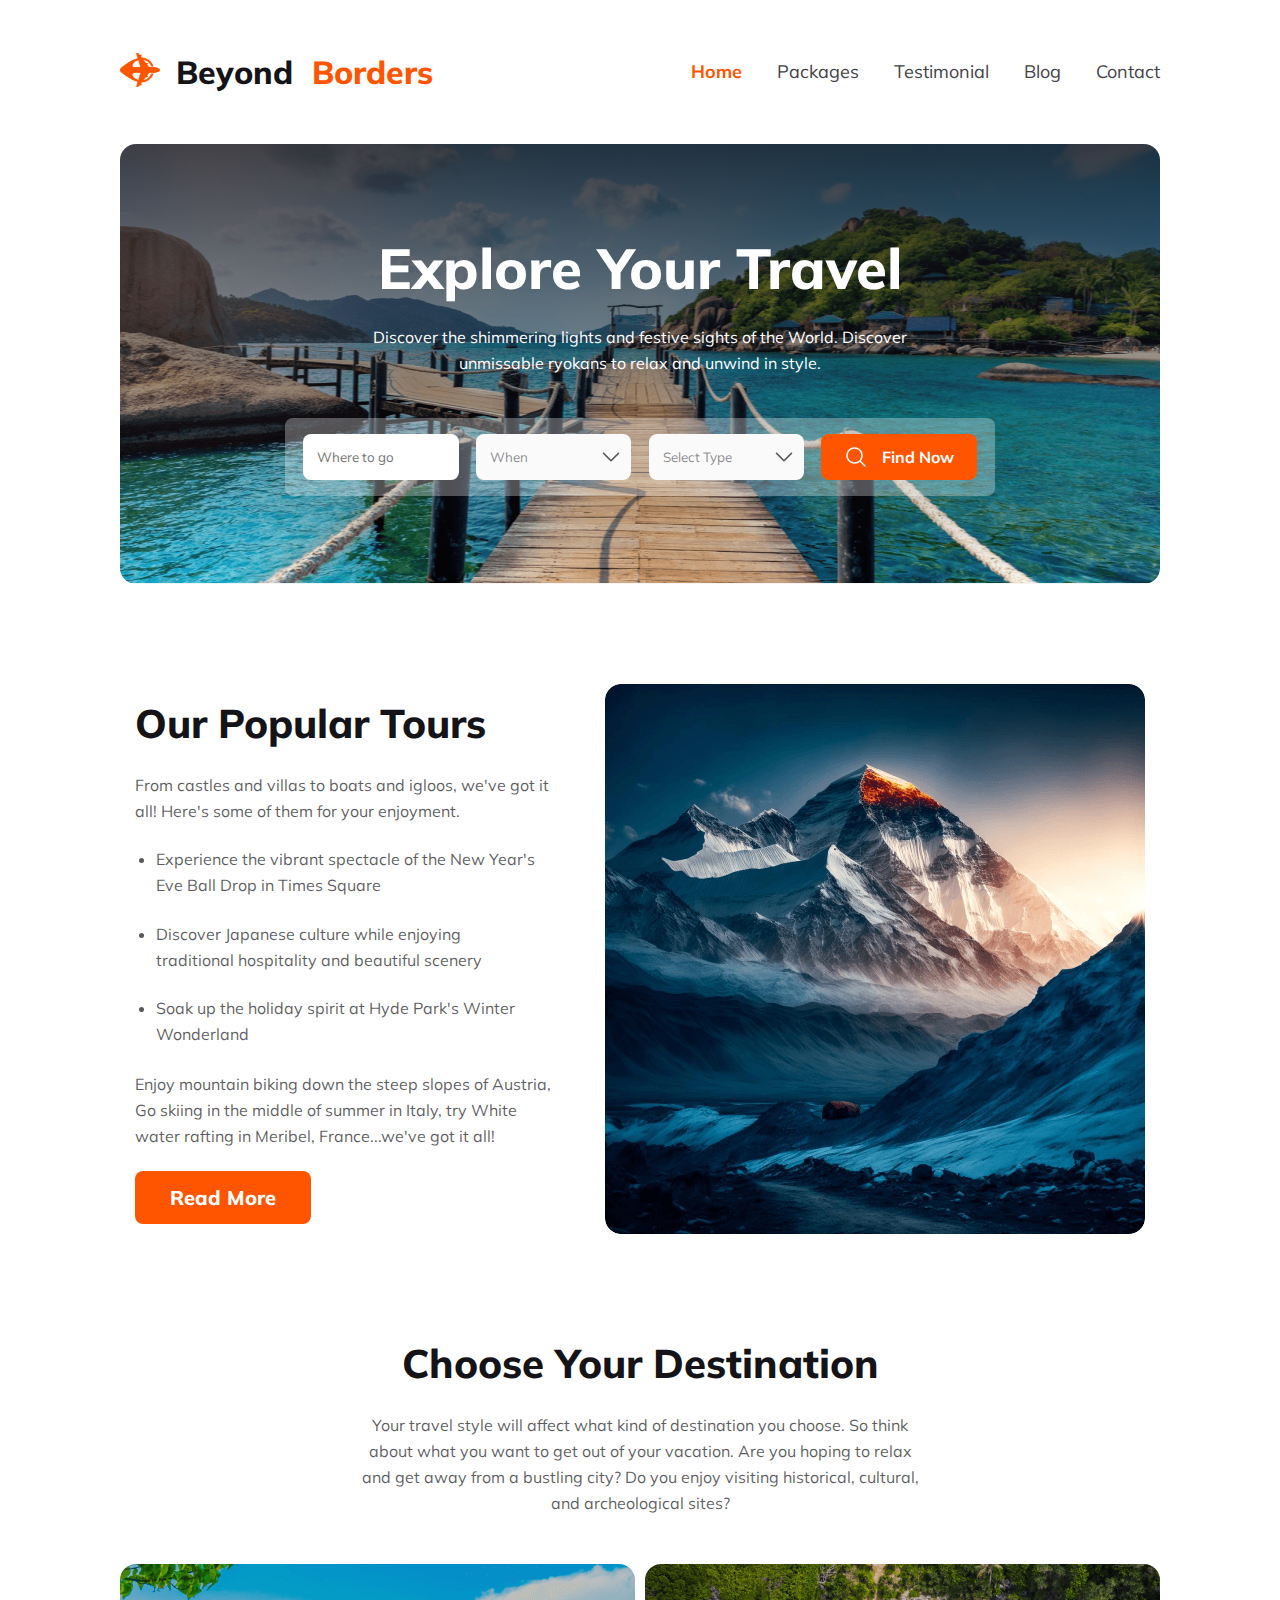
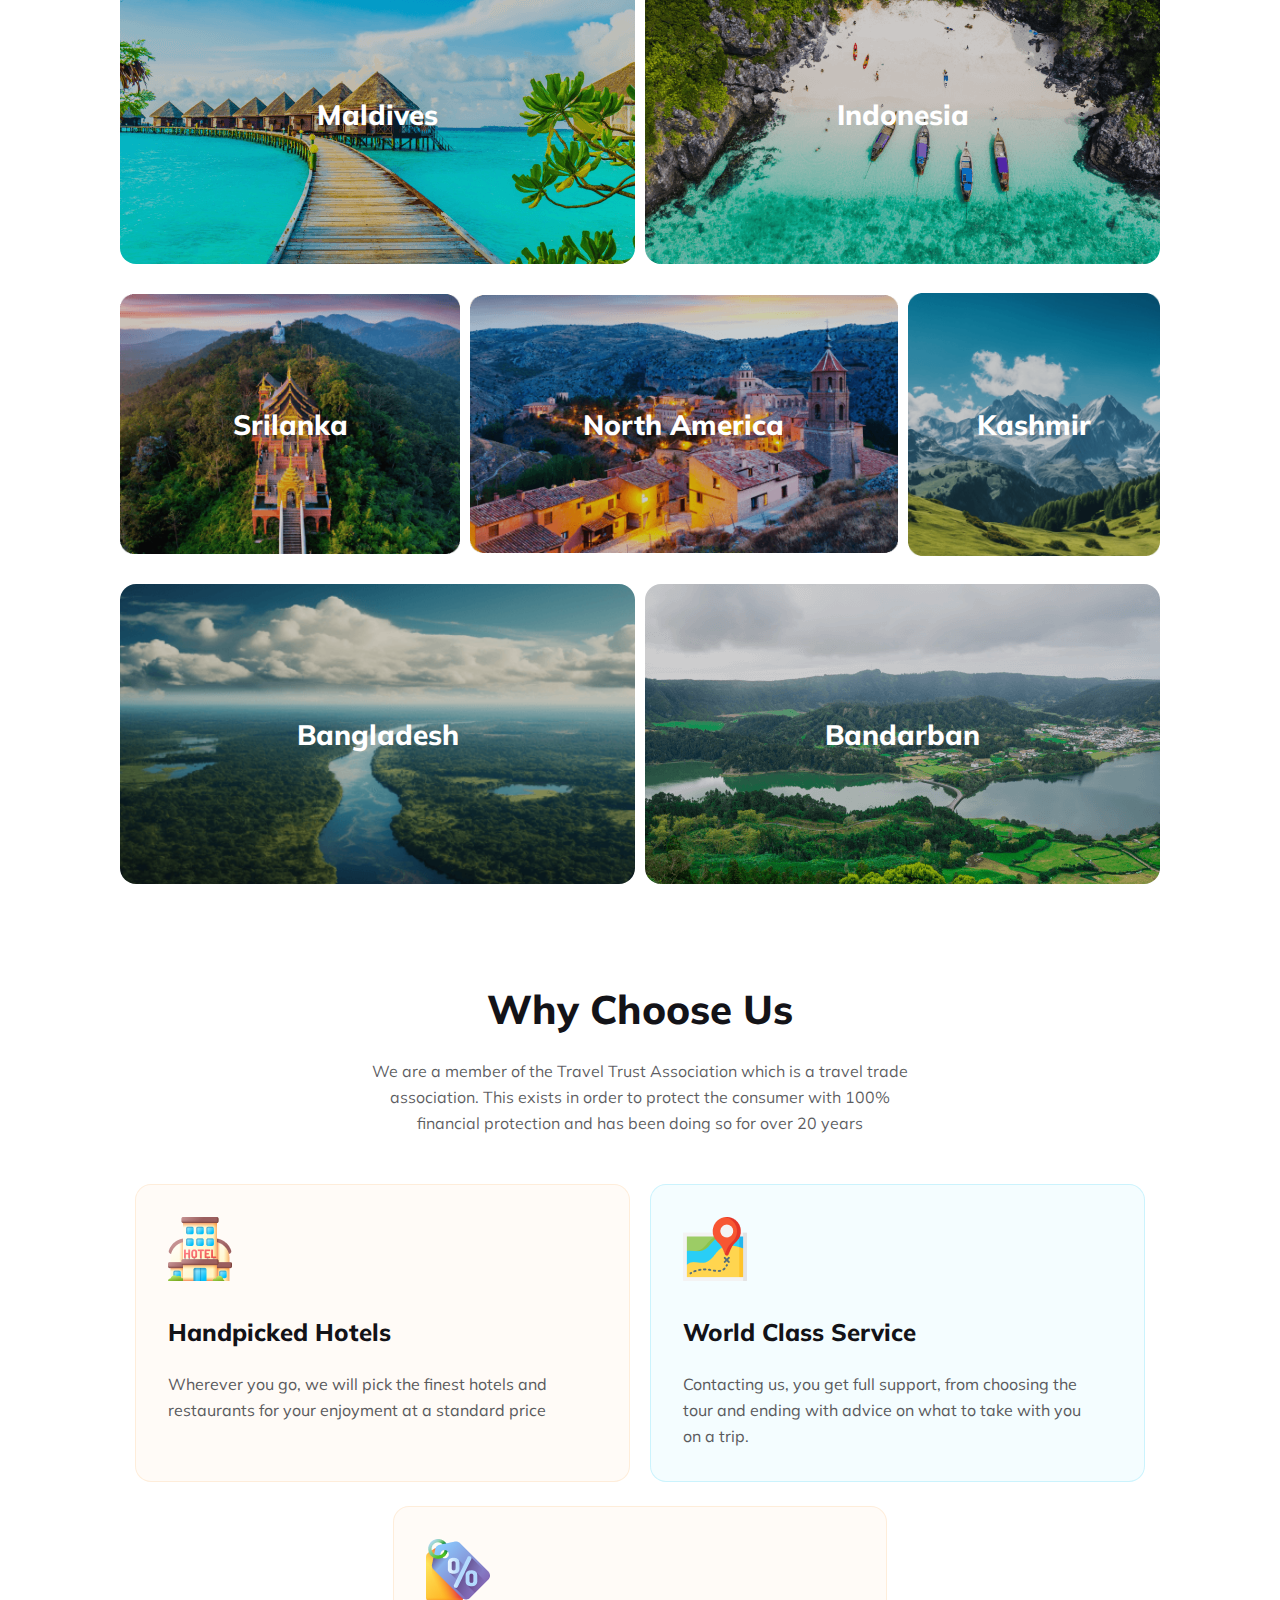
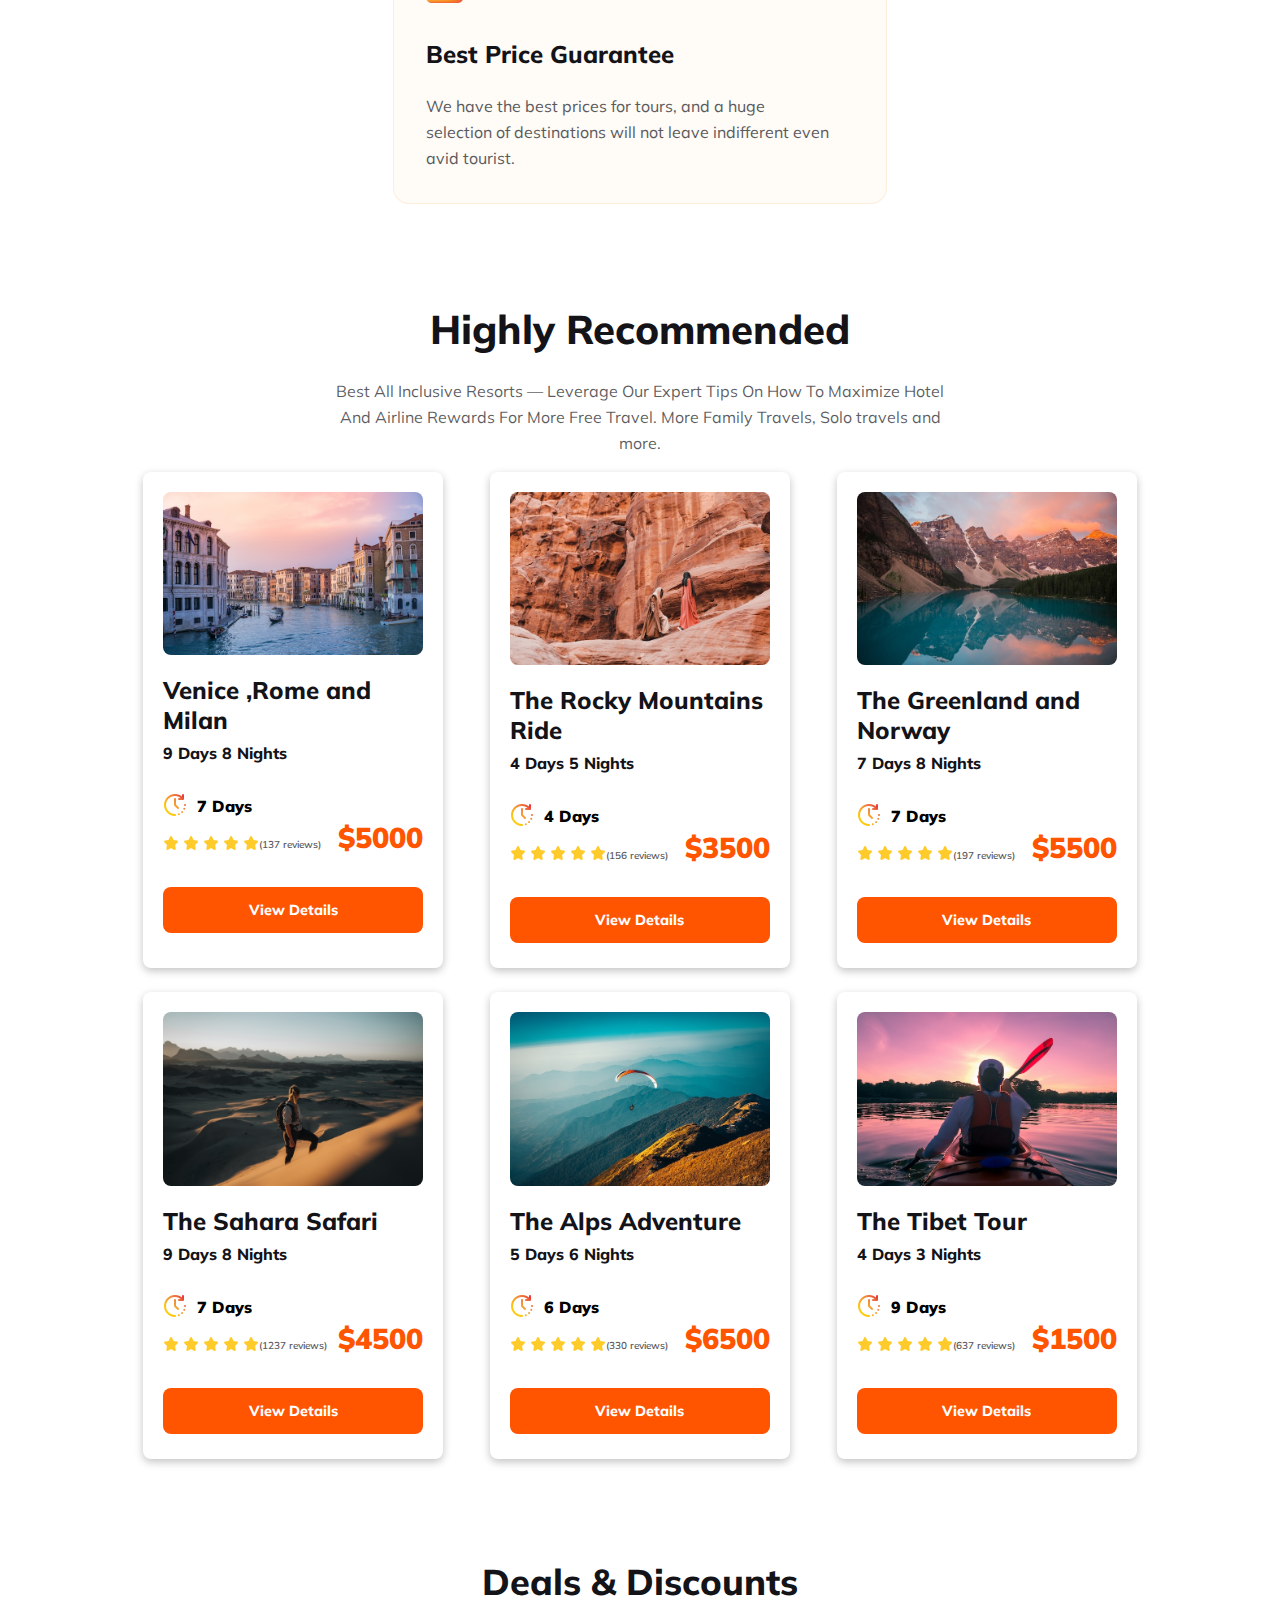
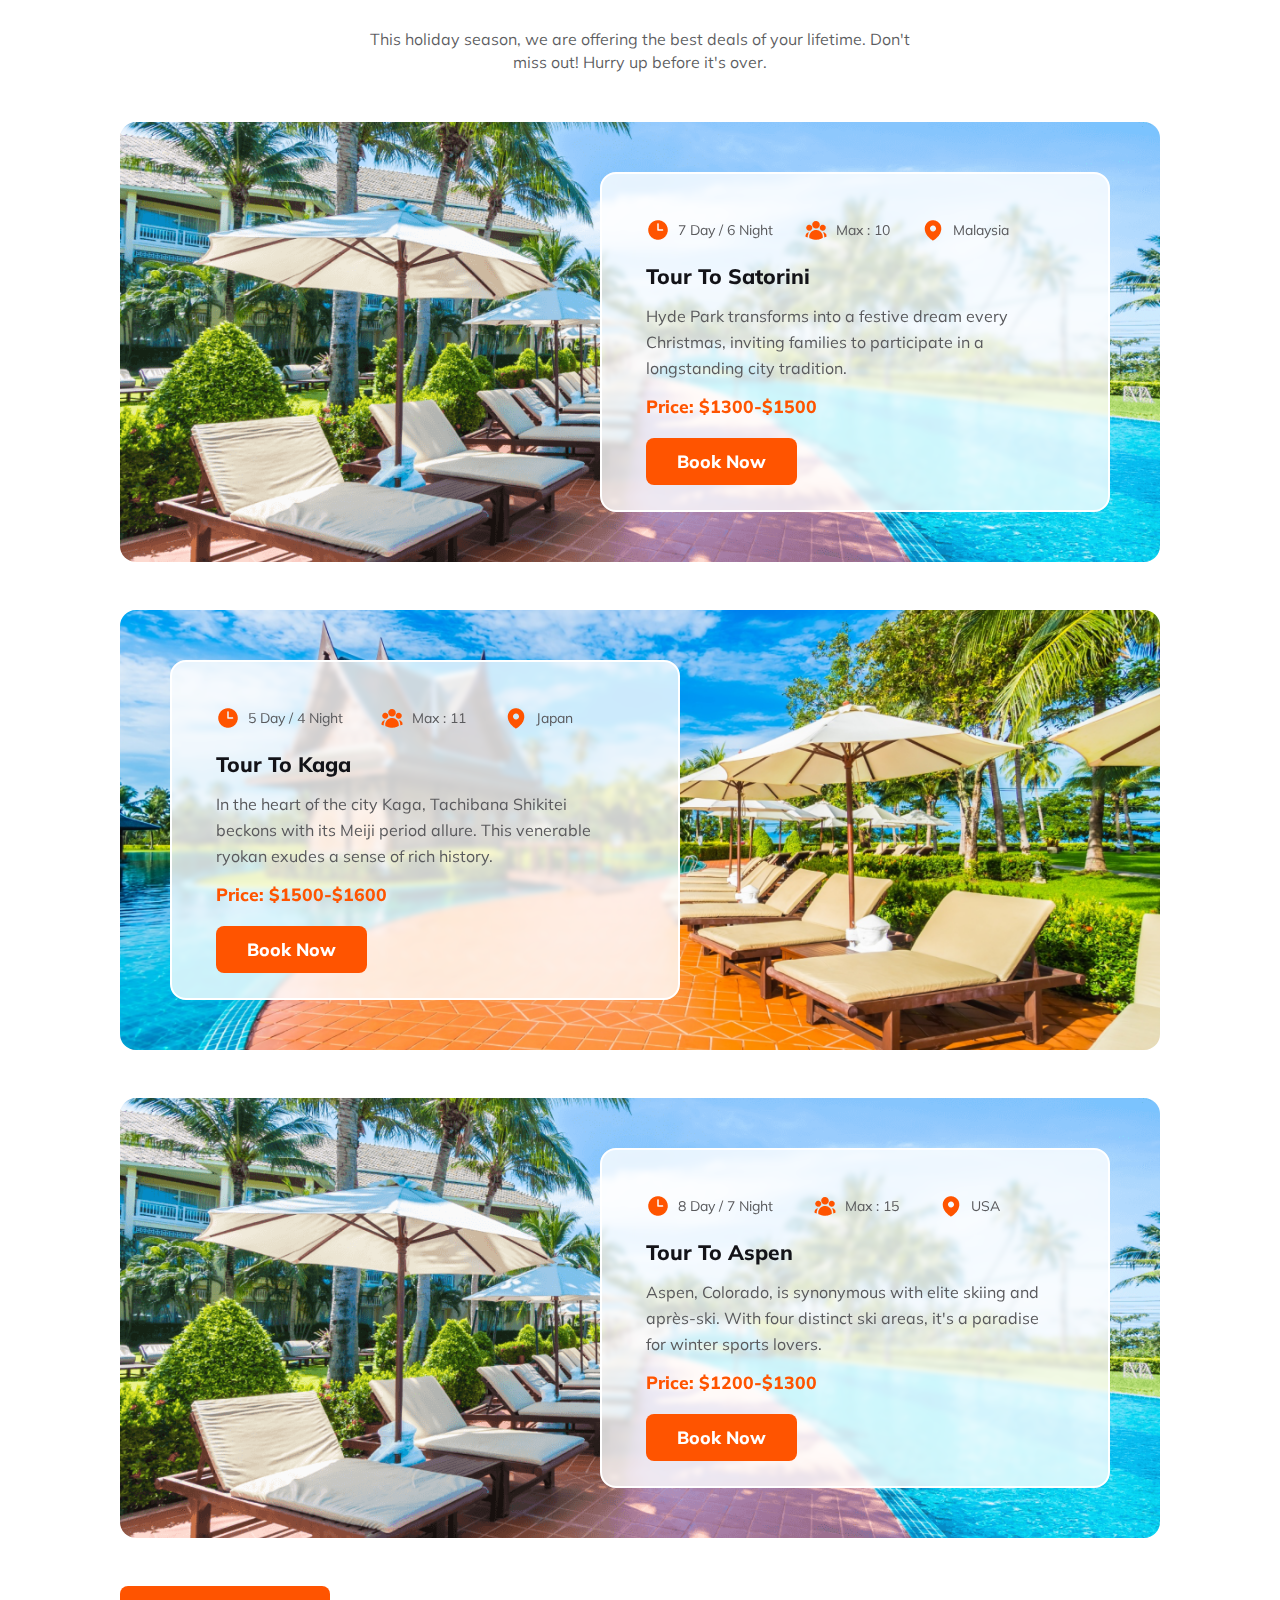
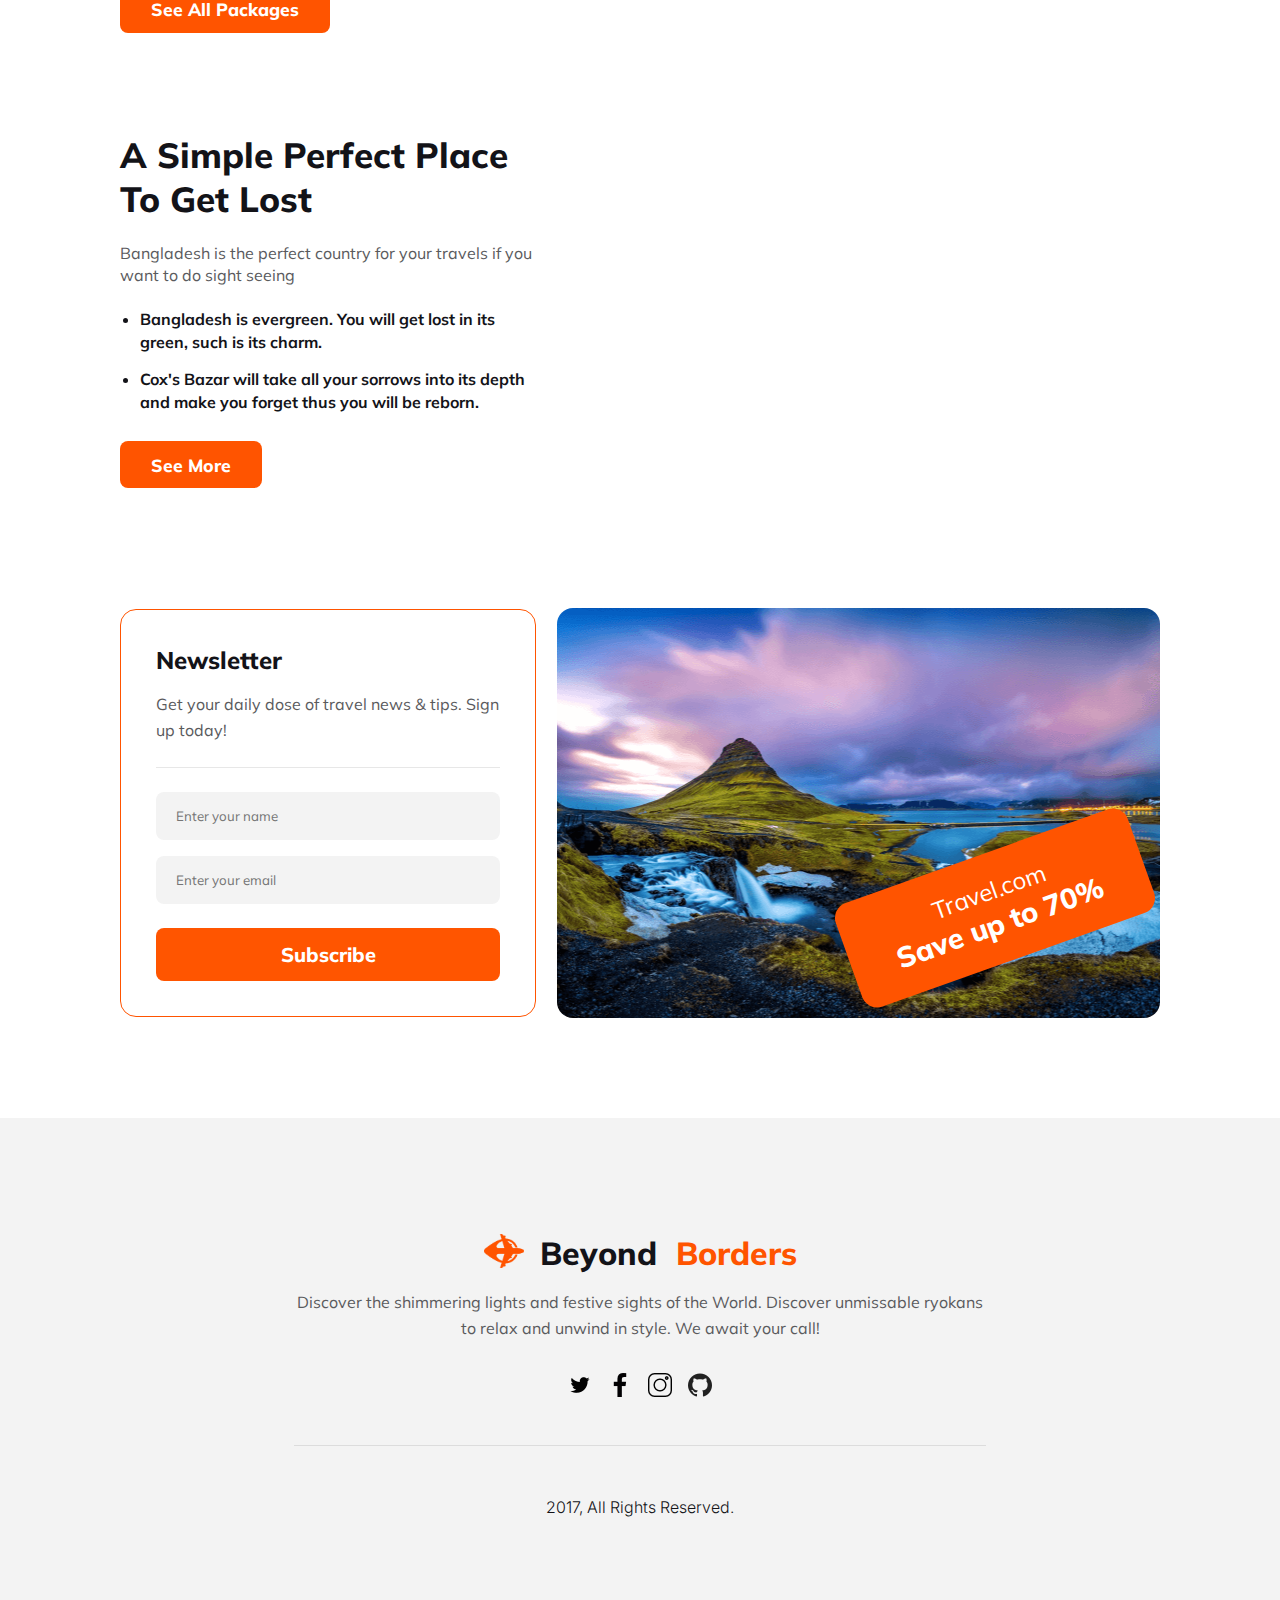
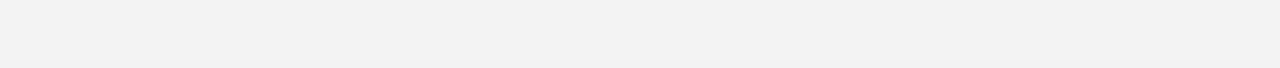
<file: index.html>
<!DOCTYPE html>
<html lang="en">

<head>
    <meta charset="UTF-8">
    <meta name="viewport" content="width=device-width, initial-scale=1.0">
    <title>Beyond Borders</title>
    <!-- google fonts -->
    <link rel="preconnect" href="https://fonts.googleapis.com">
    <link rel="preconnect" href="https://fonts.gstatic.com" crossorigin>
    <link
        href="https://fonts.googleapis.com/css2?family=Inter:wght@300;400&family=Mulish:wght@300;400;500;600;700;800;900&display=swap"
        rel="stylesheet">

    <!-- my styles -->
    <link rel="stylesheet" href="./styles/styles.css">
</head>

<body>
    <header>
        <!-- nav starts -->
        <nav>
            <div class="nav-left">
                <div class="logo-img-container">
                    <img src="./Images/Group40071222.png" alt="">
                </div>
                <h4>Beyond <span>Borders</span></h4>
            </div>
            <div class="nav-right">
                <ul>
                    <li><a href="" id="home">Home</a></li>
                    <li><a href="">Packages</a></li>
                    <li><a href="">Testimonial</a></li>
                    <li><a href="">Blog</a></li>
                    <li><a href="">Contact</a></li>
                </ul>
            </div>
            <div class="hamburger">
                <img src="./Images/icons/hamburger.png" alt="">
            </div>

        </nav>
        <!-- nav ends -->


        <!-- banner starts -->
        <div class="banner-container">
            <div class="banner-text-container">
                <div class="banner-text-upper">
                    <h1>Explore Your Travel</h1>
                    <p>Discover the shimmering lights and festive sights of the World. Discover unmissable ryokans to relax and unwind in style.</p>
                </div>
                <div class="banner-inputs">
                    <input type="text" name="" id="banner-input" placeholder="Where to go">
                    <select name="" id="banner-when">
                        <option value="When">When</option>
                    </select>
                    <select name="" id="banner-type">
                        <option value="Type">Select Type</option>
                    </select>
                    <button class="banner-btn">
                        <img src="./Images/icons/searchIcon.png" alt="">
                        <p>Find Now </p>
                    </button>
                </div>
            </div>

        </div>
        <!-- banner ends -->

    </header>



    <!-- main starts -->
    <main>

        <!-- popular section starts -->
        <section class="popular-container">
            <div class="popular-text-container">
                <h2>Our Popular Tours</h2>
                <p>From castles and villas to boats and igloos, we've got it all! Here's some of them for your enjoyment. </p>
                <ul>
                    <li>Experience the vibrant spectacle of the New Year's Eve Ball Drop in Times Square</li>
                    <li>Discover Japanese culture while enjoying traditional hospitality and beautiful scenery</li>
                    <li>Soak up the holiday spirit at Hyde Park's Winter Wonderland</li>
                </ul>
                <p>Enjoy mountain biking down the steep slopes of Austria, Go skiing in the middle of summer in Italy, try White water rafting in Meribel, France...we've got it all!</p>
                <button class="btn-primary">Read More</button>

            </div>
            <div class="popular-img-container">
                <img src="./Images/Rectangle4.png" alt="">

            </div>

        </section>
        <!-- popular section ends -->


        <!-- destination section starts -->
        <section class="destination-container">
            <div class="destination-text-container">
                <h2>Choose Your Destination</h2>
                <p>Your travel style will affect what kind of destination you choose. So think about what you want to get out of your vacation. Are you hoping to relax and get away from a bustling city? Do you enjoy visiting historical, cultural, and archeological sites?</p>
    
            </div>
            <div class="destination-img-container">
                <div class="destination-country country-one">
                    <div>Maldives</div>
    
                </div>
                <div class="destination-country country-two">
                    <div>Indonesia</div>
    
                </div>
                <div class="destination-country country-three">
                    <div>Srilanka</div>
    
                </div>
                <div class="destination-country country-four">
                    <div>North America</div>
    
                </div>
                <div class="destination-country country-five">
                    <div>Kashmir</div>
    
                </div>
                <div class="destination-country country-six">
                    <div>Bangladesh</div>
    
                </div>
                <div class="destination-country country-seven">
                    <div>Bandarban</div>
    
                </div>
    
            </div>
    
        </section>
        <!-- Destination section ends -->


        <!-- why section starts -->
        <section class="why-container">
            <div class="why-upper">
                <h2>Why Choose Us</h2>
                <p>We are a member of the Travel Trust Association which is a travel trade association.  This exists in order to protect the consumer with 100% financial protection and has been doing so for over 20 years
                </p>
                
            </div>
            <div class="why-lower">
                <div class="why-hotel-map">
                    <div class="why-hotel">
                        <div>
                            <img src="./Images/icons/hotel1.png" alt="">
                        </div>
                        <h4>Handpicked Hotels</h4>
                        <p>Wherever you go, we will pick the finest hotels and restaurants for your enjoyment at a standard price
                        </p>
                    </div>
                    <div class="why-service">
                        <div>
                            <img src="./Images/icons/map1.png" alt="">
                        </div>
                        <h4>World Class Service</h4>
                        <p> Contacting us, you get full support, from choosing the tour and ending with advice on what to take with you on a trip.
                        </p>
                    </div>
                </div>
                <div class="why-price-container">
                    <div class="why-price">
                        <div>
                            <img src="./Images/icons/price-tag1.png" alt="">
                        </div>
                        <h4>Best Price Guarantee</h4>
                        <p>We have the best prices for tours, and a huge selection of destinations will not leave indifferent even avid tourist.
                        </p>
                    </div>
                </div>
            </div>
        </section>
        <!-- why section ends -->

        <!-- recommendations section starts -->
        <section class="rec-all-container">
            <div class="rec-upper-text">
                <h2>Highly Recommended</h2>
                <p>Best All Inclusive Resorts — Leverage Our Expert Tips On How To Maximize Hotel And Airline Rewards For More Free Travel. More Family Travels, Solo travels and more.</p>

            </div>
            <div class="recommendations">
                <div class="card-container">
                    <div class="rec-img-container">
                        <img src="./Images/my-img/travel1.jpg" alt="">
                    </div>
                    <div class="rec-text-container">
                        <h4 class="rec-title">Venice ,Rome and Milan <br> <span class="rec-t-duration"> 9 Days 8 Nights</span></h4>
                        <div class="rec-bottom">
                            <div class="rec-bot">
                                <div class="rec-time">
                                    <div>
                                        <img src="./Images/my-img/time.png" alt="">
                                    </div>
                                    <p class="rec-duration">7 Days</p>
                                </div>
                                <div class="rec-review">
                                    <div class="rec-review-stars">
                                        <img src="./Images/my-img/star.png" alt="">
                                        <img src="./Images/my-img/star.png" alt="">
                                        <img src="./Images/my-img/star.png" alt="">
                                        <img src="./Images/my-img/star.png" alt="">
                                        <img src="./Images/my-img/star.png" alt="">
                                    </div>
                                    <p class="rec-review-count">(137 reviews)</p>
                                </div>
    
                            </div>
                            <p class="rec-price">$5000</p>
                        </div>
                        <button class="rec-view-btn">View Details</button>
    
                    </div>
                </div>
                <div class="card-container">
                    <div class="rec-img-container">
                        <img src="./Images/my-img/travel2.jpg" alt="">
                    </div>
                    <div class="rec-text-container">
                        <h4 class="rec-title">The Rocky Mountains Ride<br> <span class="rec-t-duration"> 4 Days 5 Nights</span></h4>
                        <div class="rec-bottom">
                            <div class="rec-bot">
                                <div class="rec-time">
                                    <div>
                                        <img src="./Images/my-img/time.png" alt="">
                                    </div>
                                    <p class="rec-duration">4 Days</p>
                                </div>
                                <div class="rec-review">
                                    <div class="rec-review-stars">
                                        <img src="./Images/my-img/star.png" alt="">
                                        <img src="./Images/my-img/star.png" alt="">
                                        <img src="./Images/my-img/star.png" alt="">
                                        <img src="./Images/my-img/star.png" alt="">
                                        <img src="./Images/my-img/star.png" alt="">
                                    </div>
                                    <p class="rec-review-count">(156 reviews)</p>
                                </div>
    
                            </div>
                            <p class="rec-price">$3500</p>
                        </div>
                        <button class="rec-view-btn">View Details</button>
    
                    </div>
                </div>
                <div class="card-container">
                    <div class="rec-img-container">
                        <img src="./Images/my-img/travel3.jpg" alt="">
                    </div>
                    <div class="rec-text-container">
                        <h4 class="rec-title">The Greenland and Norway <br> <span class="rec-t-duration"> 7 Days 8 Nights</span></h4>
                        <div class="rec-bottom">
                            <div class="rec-bot">
                                <div class="rec-time">
                                    <div>
                                        <img src="./Images/my-img/time.png" alt="">
                                    </div>
                                    <p class="rec-duration">7 Days</p>
                                </div>
                                <div class="rec-review">
                                    <div class="rec-review-stars">
                                        <img src="./Images/my-img/star.png" alt="">
                                        <img src="./Images/my-img/star.png" alt="">
                                        <img src="./Images/my-img/star.png" alt="">
                                        <img src="./Images/my-img/star.png" alt="">
                                        <img src="./Images/my-img/star.png" alt="">
                                    </div>
                                    <p class="rec-review-count">(197 reviews)</p>
                                </div>
    
                            </div>
                            <p class="rec-price">$5500</p>
                        </div>
                        <button class="rec-view-btn">View Details</button>
    
                    </div>
                </div>
                <div class="card-container">
                    <div class="rec-img-container">
                        <img src="./Images/my-img/travel4.jpg" alt="">
                    </div>
                    <div class="rec-text-container">
                        <h4 class="rec-title">The Sahara Safari <br> <span class="rec-t-duration"> 9 Days 8 Nights</span></h4>
                        <div class="rec-bottom">
                            <div class="rec-bot">
                                <div class="rec-time">
                                    <div>
                                        <img src="./Images/my-img/time.png" alt="">
                                    </div>
                                    <p class="rec-duration">7 Days</p>
                                </div>
                                <div class="rec-review">
                                    <div class="rec-review-stars">
                                        <img src="./Images/my-img/star.png" alt="">
                                        <img src="./Images/my-img/star.png" alt="">
                                        <img src="./Images/my-img/star.png" alt="">
                                        <img src="./Images/my-img/star.png" alt="">
                                        <img src="./Images/my-img/star.png" alt="">
                                    </div>
                                    <p class="rec-review-count">(1237 reviews)</p>
                                </div>
    
                            </div>
                            <p class="rec-price">$4500</p>
                        </div>
                        <button class="rec-view-btn">View Details</button>
    
                    </div>
                </div>
                <div class="card-container">
                    <div class="rec-img-container">
                        <img src="./Images/my-img/travel5.jpg" alt="">
                    </div>
                    <div class="rec-text-container">
                        <h4 class="rec-title">The Alps Adventure <br> <span class="rec-t-duration"> 5 Days 6 Nights</span></h4>
                        <div class="rec-bottom">
                            <div class="rec-bot">
                                <div class="rec-time">
                                    <div>
                                        <img src="./Images/my-img/time.png" alt="">
                                    </div>
                                    <p class="rec-duration">6 Days</p>
                                </div>
                                <div class="rec-review">
                                    <div class="rec-review-stars">
                                        <img src="./Images/my-img/star.png" alt="">
                                        <img src="./Images/my-img/star.png" alt="">
                                        <img src="./Images/my-img/star.png" alt="">
                                        <img src="./Images/my-img/star.png" alt="">
                                        <img src="./Images/my-img/star.png" alt="">
                                    </div>
                                    <p class="rec-review-count">(330 reviews)</p>
                                </div>
    
                            </div>
                            <p class="rec-price">$6500</p>
                        </div>
                        <button class="rec-view-btn">View Details</button>
    
                    </div>
                </div>
                <div class="card-container">
                    <div class="rec-img-container">
                        <img src="./Images/my-img/travel6.jpg" alt="">
                    </div>
                    <div class="rec-text-container">
                        <h4 class="rec-title">The Tibet Tour <br> <span class="rec-t-duration"> 4 Days 3 Nights</span></h4>
                        <div class="rec-bottom">
                            <div class="rec-bot">
                                <div class="rec-time">
                                    <div>
                                        <img src="./Images/my-img/time.png" alt="">
                                    </div>
                                    <p class="rec-duration">9 Days</p>
                                </div>
                                <div class="rec-review">
                                    <div class="rec-review-stars">
                                        <img src="./Images/my-img/star.png" alt="">
                                        <img src="./Images/my-img/star.png" alt="">
                                        <img src="./Images/my-img/star.png" alt="">
                                        <img src="./Images/my-img/star.png" alt="">
                                        <img src="./Images/my-img/star.png" alt="">
                                    </div>
                                    <p class="rec-review-count">(637 reviews)</p>
                                </div>
    
                            </div>
                            <p class="rec-price">$1500</p>
                        </div>
                        <button class="rec-view-btn">View Details</button>
    
                    </div>
                </div>
            </div>
        </section>
        <!-- recommendations section ends -->


        <!-- deals section starts -->
        <section class="deals">
            <div class="deals-upper">
                <h2>Deals & Discounts</h2>
                <p>This holiday season, we are offering the best deals of your lifetime. Don't miss out! Hurry up before it's over.</p>
            </div>
            <div class="deals-img-container">
                <div class="deal-inside-box">
                    <div class="deal-icons">
                        <div>
                            <img src="./Images/icons/Frame.png" alt="">
                            <p>7 Day / 6 Night</p>
                        </div>
                        <div>
                            <img src="./Images/icons/Frame-1.png" alt="">
                            <p>Max : 10</p>
                        </div>
                        <div>
                            <img src="./Images/icons/Frame-2.png" alt="">
                            <p>Malaysia</p>
                        </div>
        
                    </div>
                    <h4>Tour To Satorini</h4>
                    <p class="deals-description">Hyde Park transforms into a festive <span>dream every Christmas, inviting families to participate in a longstanding city tradition.</span> </p>
                    <p class="deals-price">Price: $1300-$1500</p>
                    <button class="btn-perfect">Book Now</button>
                </div>
        
            </div>
            
            <div class="deals-img-container" id="deal-mid-img">
                <div class="deal-inside-box" id="deal-box">
                    <div class="deal-icons">
                        <div>
                            <img src="./Images/icons/Frame.png" alt="">
                            <p>5 Day / 4 Night</p>
                        </div>
                        <div>
                            <img src="./Images/icons/Frame-1.png" alt="">
                            <p>Max : 11</p>
                        </div>
                        <div>
                            <img src="./Images/icons/Frame-2.png" alt="">
                            <p>Japan</p>
                        </div>
        
                    </div>
                    <h4>Tour To Kaga</h4>
                    <p class="deals-description">In the heart of the city Kaga, <span>Tachibana Shikitei beckons with its Meiji period allure. This venerable ryokan exudes a sense of rich history.</span></p>
                    <p class="deals-price">Price: $1500-$1600</p>
                    <button class="btn-perfect" >Book Now</button>
                    
                </div>
        
            </div>
        
            
            <div class="deals-img-container">
                <div class="deal-inside-box">
                    <div class="deal-icons">
                        <div>
                            <img src="./Images/icons/Frame.png" alt="">
                            <p>8 Day / 7 Night</p>
                        </div>
                        <div>
                            <img src="./Images/icons/Frame-1.png" alt="">
                            <p>Max : 15</p>
                        </div>
                        <div>
                            <img src="./Images/icons/Frame-2.png" alt="">
                            <p>USA</p>
                        </div>
        
                    </div>
                    <h4>Tour To Aspen</h4>
                    <p class="deals-description">Aspen, Colorado, is synonymous with <span>elite skiing and après-ski. With four distinct ski areas, it's a paradise for winter sports lovers.</span></p>
                    <p class="deals-price">Price: $1200-$1300</p>
                    <button class="btn-perfect">Book Now</button>
                </div>
        
            </div>
            <button class="btn-perfect" id="deal-see-all-btn">See All Packages</button>
        
           </section>
        
        <!-- deals section ends -->


        <!-- perfect section starts -->
        <section class="perfect-container">
            <div class="perfect-text-container">
                <h2>A Simple Perfect Place <br> To Get Lost</h2>
                <p>Bangladesh is the perfect country for your travels if you want to do sight seeing </p>
                <ul class="perfect-ul">
                    <li class="perfect-li1">Bangladesh is evergreen. You will get lost in its green, such is its charm.</li>
                    <li>Cox's Bazar will take all your sorrows into its depth and make you forget thus you will be reborn.</li>
                </ul>
                <button class="btn-perfect">See More</button>
    
            </div>
            <div class="perfect-img-container">
                <div>
                    <iframe width="600" height="400" src="https://www.youtube.com/embed/Z44fFqBQQtg?si=sRUEl_Fchgv3oUOW" title="YouTube video player" frameborder="0" allow="accelerometer; autoplay; clipboard-write; encrypted-media; gyroscope; picture-in-picture; web-share" allowfullscreen></iframe>
                </div>
            </div>
    
    
    
    
        </section>
        <!-- perfect section ends -->


        <!-- newsletter section starts -->
        <section class="newsletter-container">
            <div class="newsletter-text-container">
                <h4>Newsletter</h4>
                <p>Get your daily dose of travel news & tips. Sign up today!</p>
                <hr>
                <form action="" id="newsletter-form">
                    <input type="text" name="" id="name" placeholder="Enter your name">

                    <input type="email" name="" id="email" placeholder="Enter your email">

                    <button class="btn-primary">Subscribe</button>
                </form>

            </div>
            <div class="newsletter-img-container">
                <div class="newsletter-offer">
                    <p>Travel.com</p>
                    <h5>Save up to 70%</h5>
                </div>

            </div>
        </section>
        <!-- newsletter section ends -->




    </main>
    <!-- main ends -->



    <!-- footer starts -->
    <footer>
        <div class="footer-conents">
            <div class="footer-logo-container">
                <div class="footer-img-cobtainer">
                    <img src="./Images/Group40071222.png" alt="">
                </div>
                <h4>Beyond <span>Borders</span></h4>
            </div>
            <p>Discover the shimmering lights and festive sights of the World. Discover unmissable ryokans to relax and unwind in style. We await your call! </p>
            <div class="footer-social-links">
                <img src="./Images/icons/twitter.png" alt="">
                <img src="./Images/icons/facebook-app-symbol.png" alt="">
                <img src="./Images/icons/instagram.png" alt="">
                <img src="./Images/icons/github.png" alt="">

            </div>
            <hr>
            <p id="copyright">2017, All Rights Reserved.</p>
        </div>

    </footer>

</body>

</html>
</file>
<file: styles/styles.css>
/* commom styles */
* {
  margin: 0px auto;
  padding: 0px;
  box-sizing: border-box;
  max-width: 1440px;
  font-family: "Mulish", sans-serif;
}


.btn-primary {
  border-radius: 0.5rem;
  background: rgb(255, 85, 0);
  color: #fff;
  text-align: center;
  font-size: 1.25rem;
  font-weight: 800;
  border: none;
  padding: 14px 35px;
}

button:hover{
  background: rgba(255, 85, 0, .9);
  cursor: pointer;

}

/* ----------header styles------------ */
/* ---------------nav styles------------ */
nav {
    margin: 3.25rem 7.5rem 0rem 7.5rem;
    display: flex;
    justify-content: space-between;
    align-items: center;
}

.nav-left{
    display: flex;
    align-items: center;
    margin-left: 0px;
}
.logo-img-container{
    width: 40px;
    margin-left: 0px;
    margin-right: 1rem;
}
.logo-img-container img{
    width: 100%;
}
.nav-left h4{
    color: #131318;
    font-size: 2rem;
    font-weight: 800;
    margin-left: 0px;
    margin-right: 0px;
    
  }
.nav-left span{
    color: #FF5400;
    margin-left: 10px;
}

.hamburger{
    display: none;
}

.nav-right{
    margin-right: 0px;
}

.nav-right ul{
    display: flex;
    align-items: center;

}
.nav-right li{
    list-style: none;
    margin-left: 35px;
    
    }
.nav-right a {
    text-decoration: none;
    color:#424247;
    font-size: 18px;
    
}

#home{
    color: #FF5400;
    font-weight: 700
}




/* -------------------banner styles------------ */
.banner-container {
  margin:3.25rem 7.5rem 6.25rem  7.5rem;
  height: 440px;
  border-radius: 16px;

  display: flex;
  flex-direction: column;
  align-items: center;
  justify-content: center;
  
  background: linear-gradient(180deg, rgba(19, 19, 24, 0.80) 0%, rgba(19, 19, 24, 0.00) 100%), url("../Images/Group1311.png");
  background-repeat: no-repeat;
  background-position: bottom;

  
}

.banner-text-container {
  width: 710px;
}
.banner-text-upper{
    text-align: center;
}

.banner-text-container h1 {
  color: #FFF;
  font-size: 3.52rem;
  font-weight: 800;
}

.banner-text-upper p {
  color: #FFF;
  text-align: center;
  line-height: 26px;
  margin-top: 1.32rem;
  margin-bottom: 2.64rem;
  width: 84%;
}

.banner-inputs {
  padding: 1rem 0.6rem;
  border-radius: 8px;
  background-color: rgba(255, 255, 255, 0.30);
  display: flex;
  justify-content: space-between;
  align-items: center;
  width: 100%;
}

.banner-inputs #banner-input,
#banner-when,
#banner-type {
  padding: 14px;
  border: none;
  border-radius: 8px;
  color: rgba(19, 19, 24, 0.50);
}


select {
  appearance: none;
  background-color: #fafafa;
  height: 45px;
  width: 100%;
  background-image: url("../Images/icons/downarrow.png");
  background-position: calc(100% - 8px) center;
  background-repeat: no-repeat;
  border: 1px solid #ccc;
  padding: 0.5rem;
  border-radius: 0;
}

.banner-inputs #banner-input,
#banner-when,
#banner-type,
.banner-btn {
  width: 22.5%;
  height: 46px;
}

.banner-btn {
    display: flex;
    align-items: center;
    color: #FFF;
    font-size: 16px;
    font-weight: 700;
    border: none;
    border-radius: 0.5rem;
    background: #ff5400;
    padding: 1rem;
    }
.banner-btn p{
    margin-top: 0px;
    margin-bottom: 0px;
    

}
.banner-btn img {
  margin-right: 8px;
}

/*---------------- main styles---------------------*/
/*----------------popular section------------------- */
.popular-container {
  margin: 6.25rem 135px;
  display: flex;
  align-items: center;
  justify-content: space-between;
}

.popular-text-container {
  margin-right: 3rem;
}

.popular-text-container h2 {
  color: #131318;
  font-size: 2.5rem;
  font-weight: 800;
}

.popular-text-container p,
ul {
  color: rgba(19, 19, 24, 0.7);
  line-height: 1.625rem;
}

.popular-text-container p {
  margin-top: 1.5rem;
  margin-bottom: 1.4rem;
}

.popular-text-container ul {
  width: 90%;
}
.popular-text-container li {
  margin-bottom: 1.4rem;
}

.popular-img-container,
.popular-img-container img {
  border-radius: 1rem;
}

/*--------------------destination styles--------------- */

.destination-container {
  margin: 6.25rem 120px;
}

.destination-text-container {
  max-width: 560px;
  margin-bottom: 3rem;
}

.destination-text-container h2{
  color: #131318;
  text-align: center;
  font-size: 40px;
  font-weight: 800;
  margin-bottom: 1.5rem;

}

.destination-text-container  p{
  color: rgba(19, 19, 24, 0.70);
  text-align: center;
  line-height: 26px;
}

.destination-img-container{
  display: grid;
  grid-template-columns: repeat(12, 1fr);
  grid-gap: 10px;

}

.country-one{
  grid-column: 1 / span 6;
  background-image: url("../Images/Rectangle5.png");
  background-repeat: no-repeat;
  background-size: cover;
  background-position: center;
  width: 100%;
}
.country-two{
  grid-column: 7 / span 6;
  background-image: url("../Images/Rectangle8.png");
  background-repeat: no-repeat;
  background-size: cover;
  background-position: center;
  width: 100%;
}
.country-three{
  grid-column: 1 / span 4;
  background-image: url("../Images/Rectangle6.png");
  background-repeat: no-repeat;
  background-size: contain;
  background-position: center;
  width: 100%;
}
.country-four{
  grid-column: 5 / span 5;
  background-image: url("../Images/Rectangle7.png");
  background-repeat: no-repeat;
  background-size: contain;
  background-position: center;
  width: 100%;
}
.country-five{
  grid-column: 10 / span 3;
  background-image: url("../Images/Rectangle9.png");
  background-repeat: no-repeat;
  background-size: contain;
  background-position: center;
  width: 100%;
}
.country-six{
  grid-column: 1 / span 6;
  background-image: url("../Images/Rectangle11.png");
  background-repeat: no-repeat;
  background-size: cover;
  background-position: center;
  width: 100%;
}
.country-seven{
  grid-column: 7 / span 6;
  background-image: url("../Images/Rectangle10.png");
  background-repeat: no-repeat;
  background-size: cover;
  background-position: center;
  width: 100%;
}


.destination-country{
  height: 300px;
  display: flex;
  align-items: center;
  justify-content: center;
  background-color: rgba(255, 255, 255, 0.8);
  border-radius: 1rem;

}

.destination-country > div{
  color: #FFF;
  text-align: center;
  font-size: 28px;
  font-weight: 800;
}



/* ---------------------why styles----------------------- */
.why-container {
  margin: 6.25rem 135px;
}

.why-upper {
  text-align: center;
  width: 55%;
  margin-bottom: 3rem;
}

.why-upper h2 {
  color: #131318;
  font-size: 2.5rem;
  font-weight: 800;
}
.why-upper p {
  color: rgba(19, 19, 24, 0.7);
  line-height: 26px;
  margin-top: 1.5rem;
}

.why-lower h4 {
  color: #131318;
  font-size: 1.5rem;
  font-weight: 800;
  margin-top: 2rem;
  margin-bottom: 1.5rem;
}

.why-lower p {
  color: #5a5a5d;
  line-height: 26px;
}

.why-hotel-map {
  display: flex;
}
.why-hotel-map > div {
  width: 49%;
}

.why-hotel,
.why-price {
  border-radius: 1rem;
  border: 1px solid rgba(251, 181, 99, 0.2);
  background: rgba(251, 181, 99, 0.05);
  padding: 32px 55px 32px 32px;
}
.why-hotel {
  margin-left: 0px;
}

.why-service {
  border-radius: 1rem;
  border: 1px solid rgba(41, 206, 246, 0.2);
  background: rgba(41, 206, 246, 0.05);
  padding: 32px 55px 32px 32px;
  margin-right: 0px;
}

.why-price-container {
  margin-top: 1.5rem;
}

.why-price {
  width: 49%;
  margin-right: auto;
  margin-left: auto;
}

/* -------------my recommendations styles-------- */
.rec-all-container{
  margin: 6.25rem 7.5rem;
}

.rec-upper-text h2 {
    color: #131318;
    text-align: center;
    font-size: 40px;
    font-weight: 800;
    margin-bottom: 1.5rem;
  }

  .rec-upper-text {
    margin-left: auto;
    margin-right: auto;
    width: 60%;
    margin-bottom: 1rem;
  }

  .rec-upper-text p{
    color: rgba(19, 19, 24, 0.70);
    text-align: center;
    line-height: 26px;
  }

.recommendations{
  
  display: grid;
  grid-template-columns: repeat(3, 1fr);
  row-gap: 1.5rem;
}

.card-container{
  width: 300px;
  padding: 20px 20px 25px 20px;
  border-radius: 8px;

  box-shadow: rgba(0, 0, 0, 0.24) 0px 3px 8px;
}

.rec-img-container{
  border-radius: 8px;
}

.rec-img-container img{
  width: 100%;
  border-radius: 8px;
}

.rec-text-container .rec-title{
  color: #131318;
  font-size: 1.5rem;
  font-weight: 800;
  margin-top: 1rem;
  margin-bottom: 14px;

}

.rec-t-duration{
  font-size: 1rem;
}

.rec-bottom{
  display: flex;
  justify-content: space-between;
}
.rec-bot{
  margin-left: 0px;
  margin-right: 0px;
 
}

.rec-time{
  display: flex;
  align-items: center;
  margin-top: 14px;
  margin-bottom: 14px;
}

 .rec-time div{
  margin-left: 0px;
  margin-right: 0px;
}
.rec-time .rec-duration{
  margin-left: 10px;
  font-weight: 900;
  margin-bottom: 2px;

}

.rec-review{
  display: flex;
  align-items: center;
}

.rec-review-stars img {
  margin-right: 0px;
}

.rec-review-count{
  font-size: 10px;
  color: #5A5A5D;
  font-weight: 600;
}

.rec-price{
  margin-left: 0px;
  margin-right: 0px;
  margin-top: auto;
  font-weight: 900;
  color: #FF5400;
  font-size: 1.8rem;
}

.rec-view-btn {
  border-radius: 0.5rem;
  background: #ff5400;
  color: #fff;
  text-align: center;
  font-size: .9rem;
  font-weight: 800;
  border: none;
  padding: 14px 35px;
  width: 100%;
  margin-top: 2rem;
}



/* --------------deals section styles----------- */
.deals {
  margin: 6.25rem 7.5rem;
}

.deals-upper{
    text-align: center;
    max-width: 560px;
    margin-bottom: 48px;
}

.deals-upper h2{
    color: #131318;
    font-size: 36px;
    font-weight: 800;
    margin-bottom: 24px;
}

.deals-upper p{
    color: rgba(19, 19, 24, 0.70);
    line-height: 23px;
}

.deals-img-container {
  height: 440px;
  margin-bottom: 48px;
  border-radius: 16px;
  display: flex;
  align-items: center;

 background-image: url("../Images/Group39.png");
 background-repeat: no-repeat;
 background-size: cover;
 background-position: center;
}

.deal-inside-box {
  padding: 44px 68px 44px 44px;
  max-width: 510px;
  max-height: 340px;
  border-radius: 16px;
  border: 2px solid #fff;

  background-color: rgba(255, 255, 255, 0.8);
  backdrop-filter: blur(2.5px);
  margin-left: auto;
  margin-right: 50px;
  
}

.deal-icons,
.deal-icons div {
  display: flex;
  align-items: center;
  margin-left: 0px;
}


.deal-icons img{
    margin-right: 8px;
}
.deal-icons p {
    color: #5A5A5D;
    font-size: 14px;

}

.deal-inside-box h4{
    color: #131318;
    font-size: 21px;
    font-weight: 800;
    margin-top: 21px;
  }


  .deal-inside-box .deals-description{
    color: #5A5A5D;
    line-height: 26px;
    margin-bottom: 14px;
    margin-top: 14px;
  }

.deals-price{
    color: #FF5400;
    font-size: 17.6px;
    font-weight: 800;
    margin-bottom: 21px;
}

#deal-mid-img{
    background-image: url("../Images/Rectangle12.png");

}

#deal-box {
    margin-left: 50px;
    margin-right: auto;
}



/* ------------perfect styles------------------- */

.perfect-container{
  margin: 6.25rem 7.5rem;
  display: grid;
  grid-template-columns: 6fr 7fr;
  column-gap: 24px;
}

.perfect-text-container h2 {
  color: #131318;
  font-size: 35px;
  font-weight: 800;

}

.perfect-text-container p{
  color: #5A5A5D;
  line-height: 22.8px;
  margin-top: 21px;
  margin-bottom: 21px;
}

.perfect-text-container .perfect-ul{
  color: #131318;
  font-weight: 700;
  line-height: 22.8px;
  margin-bottom: 28px;
  max-width: 405px;
  margin-left: 0px;
  padding-left: 20px;
}
.perfect-li1{
  margin-bottom: 14px;
}


.perfect-img-container{
  display: flex;
  align-items: center;
  justify-content: center;
  height: 375px;
  width: 100%;
  border-radius: 1rem;


}

.perfect-img-container iframe{
  border-radius: 1rem;
  
}


.btn-perfect {
  border-radius: 0.5rem;
  background: #ff5400;
  color: #fff;
  text-align: center;
  font-size: 17.6px;
  font-weight: 800;
  border: none;
  padding: 12.32px 30.8px;
}




/* ---------------newsletter styles------------- */
.newsletter-container {
  margin: 6.25rem 120px;
  display: flex;
  justify-content: space-between;
  align-items: center;
}

.newsletter-text-container {
  padding: 35px;
  border: 1px solid #ff5400;
  border-radius: 1rem;
  width: 40%;
  margin-left: 0px;
}

.newsletter-text-container h4 {
  color: #131318;
  font-size: 1.5rem;
  font-weight: 800;
  margin-bottom: 1rem;
}

.newsletter-text-container p {
  color: #5a5a5d;
  line-height: 26px;
  margin-bottom: 1.5rem;
}

.newsletter-text-container hr {
  height: 1px;
  border: none;
  margin: 0px;
  background-color: rgba(19, 19, 24, 0.1);
}

#newsletter-form {
  display: flex;
  flex-direction: column;
  justify-content: flex-start;
}

#newsletter-form input,
#newsletter-form button {
  width: 100%;
}

#newsletter-form input {
  padding: 1rem 1.25rem;
  border-radius: 8px;
  background: rgba(19, 19, 24, 0.05);
  border: none;
  color: rgba(19, 19, 24, 0.3);
}
#name {
  margin-top: 1.5rem;
}

#email {
  margin-bottom: 1.5rem;
  margin-top: 1rem;
}

.newsletter-img-container {
  position: relative;
  width: 58%;

  background-image: url("../Images/Rectangle8n1.png");
  background-repeat: no-repeat;
  background-position: bottom;
  background-color: black;
  height: 410px;
  border-radius: 1rem;
  margin-right: 0px;
  margin-bottom: 0px;
}

.newsletter-offer {
  border-radius: 1rem;
  background-color: #ff5400;
  color: #fff;
  text-align: center;
  font-size: 1.5rem;
  width: 310px;
  height: 110px;

  display: flex;
  flex-direction: column;
  align-items: center;
  justify-content: center;
  transform: rotate(-19.628deg);

  position: absolute;
  right: 10px;
  bottom: 55px;
}

.newsletter-offer h5 {
  font-size: 1.8rem;
  font-weight: 800;
}


/* -----------------footer styles------------------ */
footer{
    background: rgba(19, 19, 24, 0.05);
    height: 550px;

    display: flex;
    justify-content: center;
    align-items: center;

}
.footer-conents{
    width: 54%;
    text-align: center;
}

.footer-logo-container{
    display: flex;
    align-items: center;
    justify-content: center;
}

.footer-img-cobtainer{
    width: 40px;
    margin-left: 0px;
    margin-right: 1rem;
}
.footer-img-cobtainer img{
    width: 100%;
}

.footer-logo-container h4{
    color: #131318;
    font-size: 2rem;
    font-weight: 800;
    margin-left: 0px;
    margin-right: 0px;
    
  }

  .footer-logo-container span {
    color: #FF5400;
    margin-left: 10px;
  }

.footer-conents p{
    color: #5A5A5D;
    line-height: 26px;
    margin-top: 1rem;
    margin-bottom: 2rem;
  }

.footer-social-links{
    margin-bottom: 3rem;
    width: 160px;
    display: flex;
    justify-content: space-between;
    align-items: center;
}

.footer-conents hr{
    height: 1px;
    border: none;
    margin: 0px;
    background-color: rgba(19, 19, 24, 0.1);
}

#copyright {
    color: #131318;
    font-family: 'Inter', sans-serif;
    font-weight: 300;
    margin-top: 3rem;

}


/* -----------------responsive styles------------------- */
/* ===================================================== */

/* -----------------mobile responsive------------------ */

@media only screen and (max-width: 600px) {
    /* nav */
    nav{
        margin: 1rem;
    }
    .nav-left h4 {
        font-size: 21.543px;
    }

    .logo-img-container{
        width: 28px;
        margin-right: 9px;
    }
    .logo-img-container img{
        width: 100%;
    }
    .nav-left span{
        margin-left: 5px;
    }
    .nav-right{
        display: none;
    }
    .hamburger{
        display: block;
        margin-right: 5px;
    }


    /* banner */
    .banner-container{
        margin: 1.5rem 1.25rem;

    }
    .banner-text-container {
        width: 100%;

    }
    .banner-text-upper{
        width: 90%;
    }
    .banner-text-container h1 {
        font-size: 22px;
    }
    .banner-text-upper p {
        line-height: 26px;
        margin-top: 10px;
        margin-bottom: 1.5rem;
        font-size: 14px;
        line-height: 21px;
      }
    .banner-inputs{
        flex-direction: column;
        justify-content: center;
        align-items: center;
        gap: 1rem;
        width: 80%;
        padding-left: 5px;
        padding-right: 5px;
    }

  
    .banner-inputs #banner-input,
    #banner-when,
    #banner-type,
    .banner-btn {
        width: 80%;
        
    }
    .banner-btn{
        justify-content: center;
    }
    .banner-btn p, img {
        margin-left: 0px;
        margin-right: 0px;
    }

   
    /* popular */
  .popular-container {
    flex-direction: column;
    justify-content: center;
    gap: 34px;
    margin: 1.5rem 1.25rem;
  }
  .popular-text-container {
    margin-right: 0px;
  }
  .popular-text-container h2 {
    font-size: 1.25rem;
  }
  .popular-text-container p,
  ul {
    font-size: 14px;
  }
  .popular-text-container p {
    margin-top: 1rem;
  }

  .popular-text-container ul {
    margin-right: 0px;
    /* margin-left: ; */
  }
  .popular-text-container li {
    margin-bottom: 12px;
  }

  .popular-img-container {
    text-align: center;
  }
  .popular-img-container img {
    width: 100%;
  }

  /* destination */
  .destination-container {
    margin: 1.5rem 1.25rem;
}

.destination-country >div {
  font-size: 20px;
}

.destination-text-container h2{
    font-size: 20px;

  }

  .destination-text-container p{
    font-size: 14px;
    line-height: 24px;
  }

.destination-img-container{
    grid-template-columns: 1fr;
}
.country-one, .country-two, .country-three, .country-four, .country-five, .country-six, .country-seven{
    grid-column: 1 / span 12;
}

.country-five{
    background-size: cover;
}

  /* why */
  .why-container {
    margin: 1.5rem 33px;
  }
  .why-upper {
    width: 100%;
  }
  .why-upper h2,
  .newsletter-text-container h4 {
    font-size: 1.25rem;
  }

  .why-hotel-map {
    flex-direction: column;
  }
  .why-hotel-map > div,
  .why-price {
    width: 100%;
  }

  .why-hotel {
    margin-bottom: 1rem;
  }

  .why-price-container {
    margin-top: 1rem;
  }

  .why-container p,
  .newsletter-text-container p {
    font-size: 14px;
    line-height: 24px;
  }
  .why-lower h4 {
    font-size: 1.25rem;
  }

  /* recommendation */
  .rec-all-container{
    margin: 1.5rem 1.25rem;
  }

  .rec-upper-text {
    width: 80%;
  }

  .rec-upper-text h2{
    font-size: 1.25rem;
  }

  .rec-upper-text p{
    font-size: 14px;
    line-height: 24px;
  }
  
  .recommendations{
    grid-template-columns: 1fr;
    row-gap: 1rem;
    
  }
  .card-container{
    width: 90%;
    
  }

  /* deals */
  .deals {
    margin: 1.5rem 1.25rem;
  }

  .deals-upper{
    margin-bottom: 16px;
  }

  .deals-upper h2{
    font-size: 20px;
  }

  .deals-img-container{
    justify-content: center;
    align-items: end;
    height: 500px;
    margin-bottom: 1rem;
  }

  .deal-icons{
    flex-wrap: wrap;
  }

.deal-inside-box{
    padding: 20px;
    margin-right: 16px;
    margin-left: 16px;
    margin-bottom: 10px;
    /* width: 80%; */
    height: 297px;
}

.deal-inside-box h4{
    font-size: 17.6px;
   
}

.deals-description span{
    display: none;
}


#deal-box {
    margin-left: 16px;
    margin-right: 16px;
    
}

#deal-see-all-btn{
    display: none;
}

  /* perfect */
  .perfect-container{
    margin: 1.5rem 1.25rem;
    grid-template-columns: 1fr;
    row-gap: 24px;
    /* column-gap: 0px; */
}
.perfect-text-container h2 {
    color: #131318;
    font-size: 20px;
    
  }
.perfect-text-container p, .perfect-text-container ul{
    font-size: 14px;
}

.perfect-img-container{
    width: 96%;
    margin-left: 0px;

}

.perfect-img-container div{
    width: 100%;
}
.perfect-img-container iframe {
  width: 100%;
}

  /* newsletter */
  .newsletter-container {
    flex-direction: column;
    margin: 1.5rem 1.25rem;
  }
  .newsletter-text-container,
  .newsletter-img-container {
    width: 100%;
  }

  .newsletter-offer {
    height: 75px;
    width: 210px;
    bottom: 15px;
  }

  .newsletter-offer p {
    font-size: 21.138px;
  }

  .newsletter-offer h5 {
    font-size: 15.854px;
  }
  .newsletter-img-container {
    background-position: center;
    margin-top: 1rem;
  }
  .newsletter-offer {
    bottom: 35px;
  }

  /* footer */
  footer{
    height: 375px;
  }
  .footer-conents{
    width: 80%;
  }
  .footer-logo-container h4{
    font-size: 21.543px;
  }
  .footer-img-cobtainer{
     width: 28.724px;;
  }

  .footer-conents p{
    font-size: 14px;
    line-height: 24px;
    }


}
</file>
